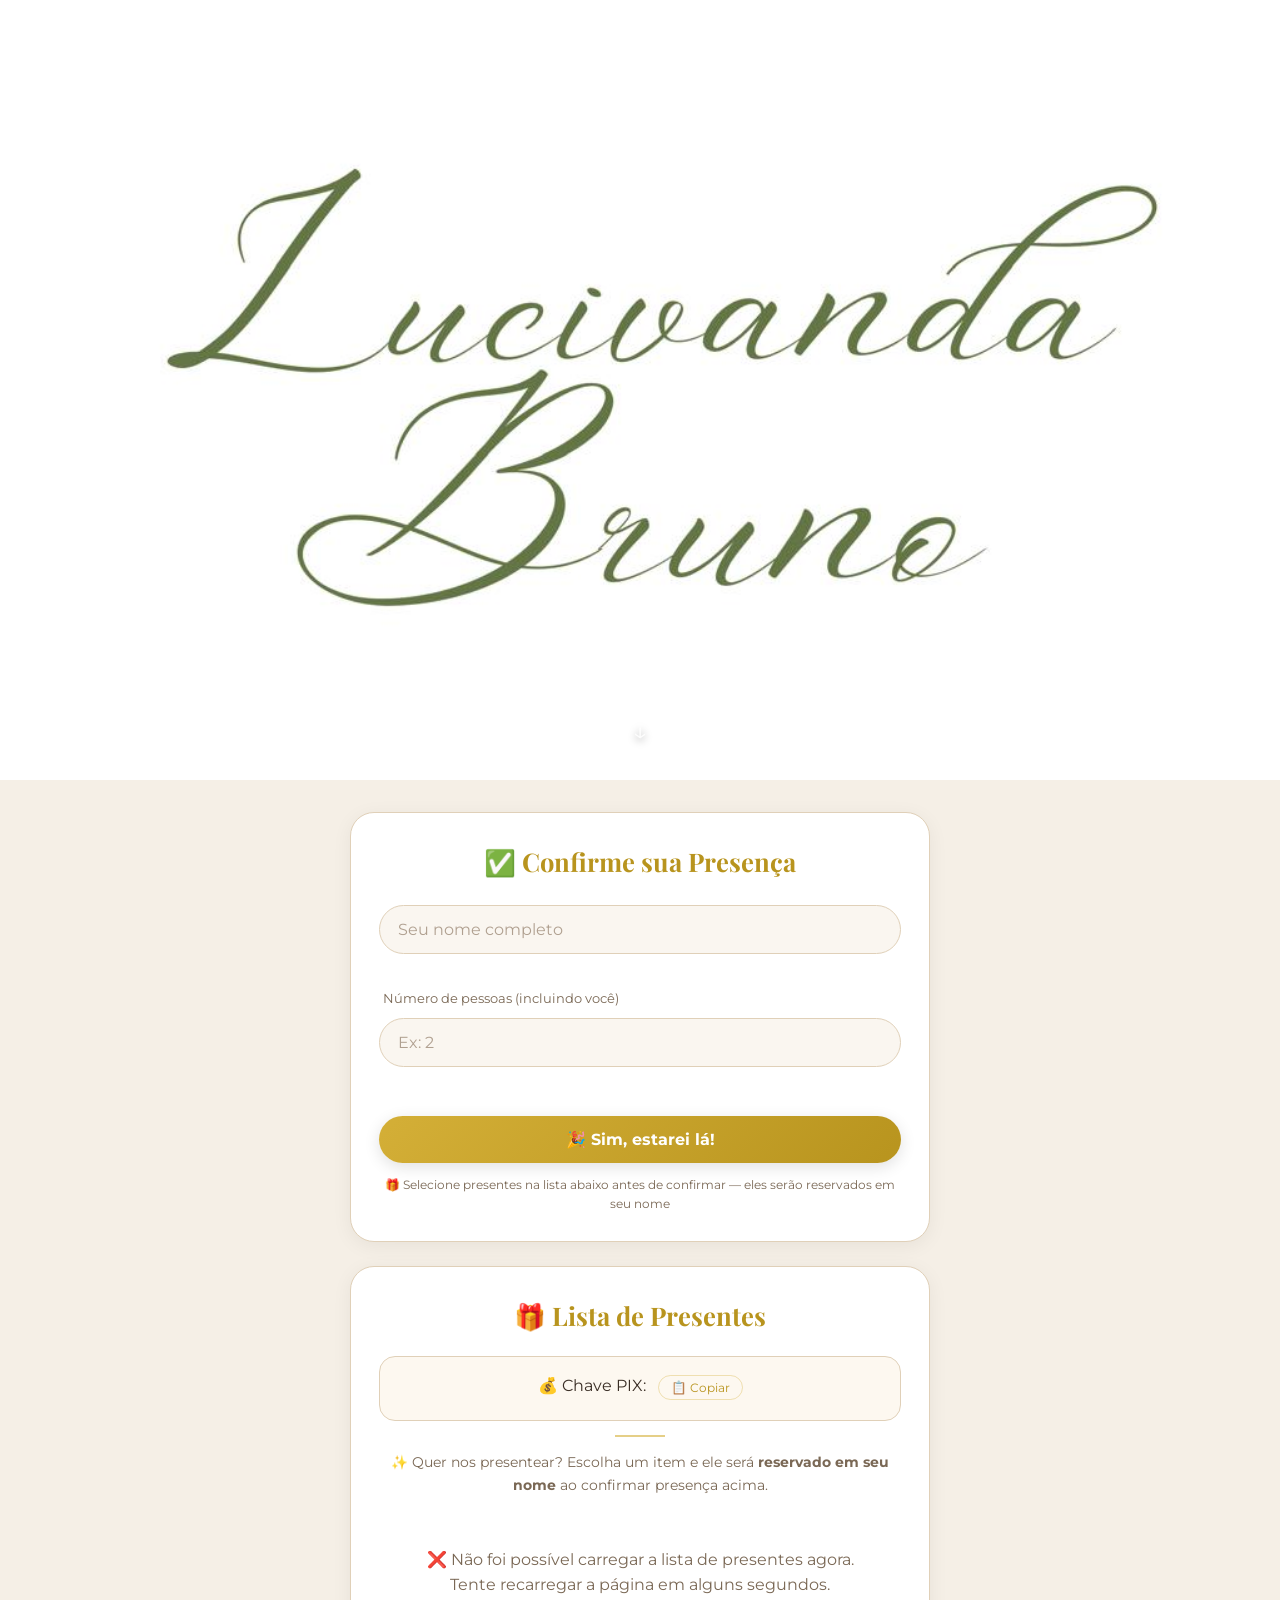
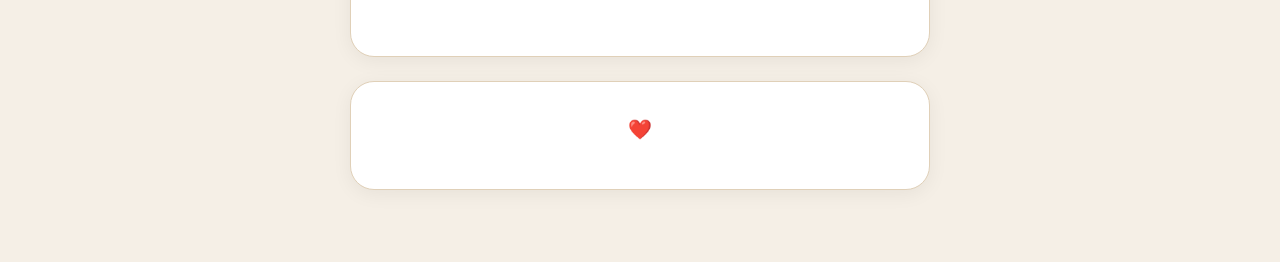
<file: index.html>
<!DOCTYPE html>
<html lang="pt-BR">
<head>
    <meta charset="UTF-8">
    <meta name="viewport" content="width=device-width, initial-scale=1.0">
    <meta http-equiv="Cache-Control" content="no-cache, no-store, must-revalidate">
    <meta http-equiv="Pragma" content="no-cache">
    <meta http-equiv="Expires" content="0">
    <title id="page-title">Lucivanda &amp; Bruno — Casamento 20 de Novembro de 2026</title>
    <!-- Open Graph / WhatsApp -->
    <meta property="og:type" content="website">
    <meta property="og:title" id="og-title" content="Lucivanda &amp; Bruno — Casamento 20 de Novembro de 2026">
    <meta property="og:description" id="og-description" content="Você é parte especial desse dia. Confirme sua presença!">
    <!--
      COMO ADICIONAR A FOTO PARA O WHATSAPP:
      Pegue o link direto da imagem (URL) e substitua a URL abaixo.
      A imagem deve ter idealmente 1200x630 pixels.
    -->
    <meta property="og:image" content="https://drive.google.com/thumbnail?id=1dd9kKaOI7-dxatV2gfJsO_T8LX59dUHM&sz=w1200-h630">
    <meta name="description" content="Convite de casamento — confirme sua presença e escolha um presente especial.">
    <link id="font-base" href="https://fonts.googleapis.com/css2?family=Playfair+Display:ital,wght@0,400;0,600;0,700;1,400&family=Montserrat:wght@300;400;500;600;700&family=Dancing+Script:wght@600;700&family=Great+Vibes&family=Cormorant+Garamond:ital,wght@0,400;0,700;1,400&family=Lora:ital,wght@0,400;0,600;1,400&family=Josefin+Sans:wght@300;400;600&display=swap" rel="stylesheet">
    <link rel="stylesheet" href="style.css?v=3">
    <style id="aparencia-style"></style>
</head>
<body>

    <!-- ============================================================
         HERO - Imagem responsiva
         Para trocar a foto: use o Painel Admin (Aparência).
         ============================================================ -->
    <section class="hero-section">
        <img id="hero-img" class="hero-image" src="foto-convite.png" alt="Casamento">
        <div class="hero-scroll-hint">
            <span>&#8595;</span>
        </div>
    </section>

    <!-- ============================================================
         CONTEÚDO PRINCIPAL
         ============================================================ -->
    <div class="container">

        <!-- ✅ RSVP — CONFIRMAÇÃO DE PRESENÇA -->
        <section class="card fade-in" id="section-rsvp">
            <h2>✅ Confirme sua Presença</h2>
            <form id="confirm-form" onsubmit="return false">
                <div class="input-wrap">
                    <input type="text" id="nome" placeholder="Seu nome completo" required autocomplete="name">
                    <span class="input-error" id="nome-error"></span>
                </div>
                <div class="input-wrap">
                    <label class="input-label">Número de pessoas (incluindo você)</label>
                    <input type="number" id="pessoas" placeholder="Ex: 2" min="1" max="20" required>
                    <span class="input-error" id="pessoas-error"></span>
                </div>
                <button type="button" id="confirm-btn" onclick="iniciarConfirmacao()">🎉 Sim, estarei lá!</button>
            </form>
            <p class="form-note">🎁 Selecione presentes na lista abaixo antes de confirmar — eles serão reservados em seu nome</p>
        </section>

        <!-- 🎁 LISTA DE PRESENTES -->
        <section class="card fade-in">
            <h2>🎁 Lista de Presentes</h2>
            <div class="pix-box">
                <p>💰 Chave PIX: <strong id="chavePix" class="cfg-hidden"></strong>
                    <button class="pix-copy-btn" id="pix-copy-btn" onclick="copiarPix()" title="Copiar chave PIX">📋 Copiar</button>
                </p>
                <p class="pix-name cfg-hidden" id="nomeTitularPix"></p>
            </div>
            <div class="divider-small"></div>
            <p class="gift-note">✨ Quer nos presentear? Escolha um item e ele será <strong>reservado em seu nome</strong> ao confirmar presença acima.</p>
            <div id="gift-list-container"><div class="loading">🔄 Carregando lista de presentes...</div></div>
        </section>

        <!-- RODAPÉ -->
        <section class="card final-card fade-in">
            <div class="final-divider">❤️</div>
            <p class="final-message cfg-hidden" id="assinaturaRodape"></p>
        </section>

    </div><!-- /.container -->


    <!-- ============================================================
         MODAL: Confirmar Presença
         ============================================================ -->
    <div id="modal-confirm" class="modal-overlay hidden" onclick="closeModalOutside(event,'modal-confirm')">
        <div class="modal-card">
            <div class="modal-header">
                <span class="modal-emoji">💍</span>
                <h3 class="modal-title">Confirmar Presença</h3>
            </div>
            <div class="modal-body" id="modal-confirm-body"></div>
            <div id="modal-error" class="modal-error-msg"></div>
            <div class="modal-footer">
                <button class="modal-btn modal-cancel" onclick="closeModal('modal-confirm')">Cancelar</button>
                <button class="modal-btn modal-ok" id="modal-ok-btn" onclick="doConfirmacao()">💍 Confirmar</button>
            </div>
        </div>
    </div>

    <!-- ============================================================
         MODAL: Sucesso
         ============================================================ -->
    <div id="modal-success" class="modal-overlay hidden" onclick="closeModalOutside(event,'modal-success')">
        <div class="modal-card modal-card-success">
            <div class="modal-confetti" id="modal-confetti-container"></div>
            <div class="modal-header modal-header-success">
                <span class="modal-emoji">🎉</span>
                <h3 class="modal-title" id="modal-success-title">Presença Confirmada!</h3>
            </div>
            <div class="modal-body" id="modal-success-body"></div>
            <div class="modal-footer">
                <button class="modal-btn modal-ok" onclick="closeModal('modal-success')">💛 Fechar</button>
            </div>
        </div>
    </div>

    <!-- ============================================================
         MODAL: Lembrete de Presentes
         ============================================================ -->
    <div id="modal-lembrete" class="modal-overlay hidden" onclick="closeModalOutside(event,'modal-lembrete')">
        <div class="modal-card">
            <div class="modal-header">
                <span class="modal-emoji">🎁</span>
                <h3 class="modal-title">Quer marcar um presente?</h3>
            </div>
            <div class="modal-body">
                <p>Você ainda não selecionou nenhum item da lista de presentes.</p>
                <p style="margin-top:12px; font-size:0.85rem; color:#777;">Não é obrigatório, mas se quiser presentear o casal, role para baixo e escolha um item antes de confirmar.</p>
            </div>
            <div class="modal-footer">
                <button class="modal-btn modal-cancel" onclick="irParaPresentes()">🎁 Ver lista</button>
                <button class="modal-btn modal-ok" onclick="prosseguirSemPresentes()">✅ Confirmar assim mesmo</button>
            </div>
        </div>
    </div>

    <script src="script.js?v=3"></script>
</body>
</html>
</file>
<file: style.css>
/* ============================================
   VARIÁVEIS — TEMA
   As variáveis de paleta (--accent, --bg-1 etc.) são sobrescritas
   dinamicamente pelo script.js conforme configuração do admin.
   As variáveis de layout/cor base ficam aqui e NÃO são sobrescritas.
============================================ */
:root {
    /* Paleta accent (sobrescrita pelo JS via #aparencia-style) */
    --accent:        #d4af37;
    --accent-dark:   #b8941e;
    --accent-light:  #f5d76e;
    --card-border:   rgba(212,175,55,0.35);
    --card-border-h: rgba(212,175,55,0.6);

    /* Paleta de layout — FIXA (tema bege claro) */
    --bg-page:       #f5efe6;      /* bege claro — fundo geral */
    --bg-card:       #ffffff;      /* branco — cards */
    --text-main:     #3a2e25;      /* marrom escuro — texto principal */
    --text-muted:    #7a6855;      /* marrom médio — texto secundário */
    --border-soft:   #e0d0b8;      /* bege dourado suave — bordas */

    /* Paleta lista de presentes */
    --green-dark:    #2d5016;
    --green-mid:     #3d6b20;
    --cream:         #faf6ec;

    /* Tipografia */
    --font-title:    'Playfair Display', serif;
    --font-body:     'Montserrat', sans-serif;
}

/* ============================================
   RESET
============================================ */
* { margin: 0; padding: 0; box-sizing: border-box; }

/* ============================================
   BODY — fundo bege claro
============================================ */
body {
    font-family: var(--font-body);
    background-color: var(--bg-page);
    color: var(--text-main);
    min-height: 100vh;
    line-height: 1.6;
    opacity: 0; /* Previne FOUC — o JS define opacity:1 */
    transition: opacity 0.5s ease;
}

/* ============================================
   HERO — Imagem Responsiva
============================================ */
.hero-section {
    width: 100%;
    position: relative;
    overflow: hidden;
    display: flex;
    justify-content: center;
    background-color: transparent;
}

.hero-image {
    width: 100%;
    height: auto;
    max-height: 100vh;
    object-fit: contain;
    display: block;
    margin: 0 auto;
}

/* Indicador de scroll — seta animada no rodapé do hero */
.hero-scroll-hint {
    position: absolute;
    bottom: 28px;
    left: 50%;
    transform: translateX(-50%);
    display: flex;
    flex-direction: column;
    align-items: center;
    color: rgba(255, 255, 255, 0.85);
    font-size: 1.6rem;
    animation: bounce-down 2s ease-in-out infinite;
    text-shadow: 0 2px 8px rgba(0,0,0,0.4);
    user-select: none;
}

@keyframes bounce-down {
    0%, 100% { transform: translateX(-50%) translateY(0); opacity: 0.8; }
    50%       { transform: translateX(-50%) translateY(8px); opacity: 1; }
}

/* ============================================
   CONTAINER — área de conteúdo abaixo do hero
============================================ */
.container {
    max-width: 620px;
    margin: 0 auto;
    padding: 32px 20px 48px;
}

/* ============================================
   CARDS
============================================ */
.card {
    background: var(--bg-card);
    border: 1px solid var(--border-soft);
    border-radius: 24px;
    padding: 28px;
    margin-bottom: 24px;
    box-shadow: 0 4px 20px rgba(0,0,0,0.06);
    transition: all 0.3s ease;
}
.card:hover {
    transform: translateY(-2px);
    box-shadow: 0 8px 28px rgba(0,0,0,0.10);
    border-color: var(--card-border-h);
}
.card h2 {
    font-family: var(--font-title);
    color: var(--accent-dark, #b8941e);
    font-size: 1.6rem;
    margin-bottom: 20px;
    text-align: center;
    transition: color 0.4s ease;
}

/* ============================================
   PIX
============================================ */
.pix-box {
    text-align: center;
    background: #fdf8f0;
    border: 1px solid var(--border-soft);
    padding: 16px;
    border-radius: 16px;
    margin-bottom: 14px;
    color: var(--text-main);
}
.pix-box strong { color: var(--accent-dark, #b8941e); }
.pix-name { font-size: .9rem; color: var(--text-muted); margin-top: 4px; }
.divider-small { width: 50px; height: 2px; background: var(--accent); margin: 14px auto; opacity: 0.6; }
.gift-note { text-align: center; font-size: .85rem; color: var(--text-muted); margin-bottom: 20px; line-height: 1.7; }

/* ============================================
   PIX COPY BUTTON
============================================ */
.pix-copy-btn {
    background: transparent;
    border: 1px solid var(--card-border);
    color: var(--accent-dark, #b8941e);
    border-radius: 20px;
    padding: 4px 12px;
    font-size: 0.78rem;
    cursor: pointer;
    margin-left: 8px;
    transition: all 0.2s ease;
    font-family: var(--font-body);
    vertical-align: middle;
}
.pix-copy-btn:hover { background: #fdf3dc; border-color: var(--accent); }
.pix-copy-btn.copied { color: #4caf50; border-color: #4caf50; }

/* ============================================
   LISTA DE PRESENTES
============================================ */
.gift-list-section {
    background: var(--cream);
    border-radius: 18px;
    padding: 14px;
    margin-top: 4px;
}

.gift-cat-card {
    background: #fffdf7;
    border-radius: 14px;
    margin-bottom: 12px;
    overflow: hidden;
    border: 1.5px solid #c5d8a8;
    box-shadow: 0 2px 10px rgba(45,80,22,0.08);
}
.gift-cat-card:last-child { margin-bottom: 0; }

.gift-cat-header {
    background: linear-gradient(135deg, var(--green-dark), var(--green-mid));
    padding: 13px 18px;
    display: flex;
    align-items: center;
    gap: 12px;
}
.cat-emoji-wrap {
    width: 40px; height: 40px;
    background: rgba(255,255,255,0.18);
    border-radius: 50%;
    display: flex; align-items: center; justify-content: center;
    font-size: 1.3rem; flex-shrink: 0;
}
.cat-name-text {
    color: #fff;
    font-family: var(--font-body);
    font-weight: 700;
    font-size: .92rem;
    letter-spacing: 2px;
    text-transform: uppercase;
}

.gift-items-grid { padding: 12px; display: grid; grid-template-columns: 1fr 1fr; gap: 4px; }

.gift-item-cell {
    display: flex; align-items: center; gap: 8px;
    padding: 9px 10px;
    border-radius: 10px; cursor: pointer;
    border: 1.5px solid transparent;
    transition: all 0.18s ease; position: relative;
}
.gift-item-cell:hover { background: rgba(45,80,22,0.07); border-color: rgba(45,80,22,0.18); }
.gift-item-cell.selected { background: rgba(45,80,22,0.18); border-color: var(--green-mid); border-width: 2px; }
.gift-item-cell.selected .item-label { font-weight: 700; color: var(--green-dark); }
.gift-item-cell.selected .item-check::after { content: "✓"; color: var(--green-mid); font-weight: 900; }
.gift-item-cell.selected::before {
    content: '✓ Selecionado';
    position: absolute; bottom: 4px; right: 6px;
    font-size: 0.6rem; font-weight: 700;
    color: var(--green-mid); letter-spacing: 0.5px;
    text-transform: uppercase; opacity: 0.85;
}

.item-icon { font-size: 1.25rem; width: 26px; text-align: center; flex-shrink: 0; }

.item-photo {
    width: 44px !important; height: 44px !important; min-width: 44px !important;
    border-radius: 8px; object-fit: cover; flex-shrink: 0;
    box-shadow: 0 2px 6px rgba(0,0,0,0.12);
    border: 1px solid rgba(0,0,0,0.05); display: block !important;
}
.gift-item-cell.has-photo {
    padding: 6px 10px; gap: 12px;
    display: flex !important; align-items: center !important; flex-direction: row !important;
}
.item-label { color: #2d4a22; font-size: .82rem; font-weight: 500; line-height: 1.3; }
.item-check {
    position: absolute; right: 8px; top: 50%; transform: translateY(-50%);
    width: 16px; height: 16px; border: 2px solid var(--green-mid);
    border-radius: 4px; display: flex; align-items: center; justify-content: center;
    font-size: 10px; color: var(--green-mid); font-weight: 900; background: #fff;
}

.gift-signature { text-align: center; padding: 16px 0 8px; border-top: 1px solid #d4c9a8; margin-top: 12px; }
.gift-signature .sig-line { width: 40px; height: 1px; background: #8b7355; margin: 0 auto 6px; }
.gift-signature .sig-heart { color: #8b7355; font-size: .85rem; margin-bottom: 6px; }
.gift-signature .sig-text { font-family: 'Dancing Script', cursive; font-size: 1.3rem; color: #3a5a20; font-weight: 700; }

/* Presentes — item com FOTO (coluna) */
.gift-item-cell.has-photo {
    flex-direction: column;
    align-items: flex-start;
    gap: 6px; padding: 10px;
}
.item-photo { width: 100%; height: 80px; object-fit: cover; border-radius: 8px; display: block; margin-bottom: 4px; }
.gift-item-cell.has-photo .item-label { font-size: 0.78rem; }
.gift-item-cell.has-photo .item-check { top: 8px; right: 8px; transform: none; }

/* Presentes — RESERVADO */
.gift-item-cell.reservado {
    opacity: 0.45; cursor: not-allowed; pointer-events: none; position: relative;
}
.gift-item-cell.reservado .item-label { text-decoration: line-through; color: #888; }
.gift-item-cell.reservado::after {
    content: 'Reservado';
    position: absolute; top: 50%; left: 50%;
    transform: translate(-50%, -50%);
    background: rgba(0,0,0,0.55); color: #fff;
    font-size: 0.65rem; font-weight: 700; letter-spacing: 1px;
    text-transform: uppercase; padding: 3px 8px; border-radius: 6px;
    pointer-events: none; white-space: nowrap;
}

.gift-loading, .gift-empty, .gift-error { text-align: center; padding: 30px; color: var(--text-muted); font-size: .9rem; }
.gift-error { color: #c0392b; }
.gift-error button {
    background: var(--accent); border: none; padding: 8px 18px;
    border-radius: 20px; cursor: pointer; margin-top: 10px; font-weight: 600;
}

/* ============================================
   FORMULÁRIO RSVP
============================================ */
.input-wrap { margin: 10px 0; }
.input-label {
    display: block; font-size: 0.8rem;
    color: var(--text-muted); margin-bottom: 4px; padding-left: 4px;
}
.input-error {
    display: block; color: #c0392b;
    font-size: 0.78rem; min-height: 18px; padding-left: 6px; margin-top: 3px;
}

#confirm-form input {
    width: 100%; padding: 14px 18px; margin: 4px 0;
    background: #faf6f0;
    border: 1.5px solid var(--border-soft);
    border-radius: 40px;
    color: var(--text-main);
    font-size: 1rem;
    transition: all 0.2s;
    font-family: var(--font-body);
}
#confirm-form input:focus {
    outline: none;
    border-color: var(--accent);
    background: #fff;
    box-shadow: 0 0 0 3px rgba(212,175,55,0.15);
}
#confirm-form input::placeholder { color: #b0a090; }

#confirm-btn {
    width: 100%; padding: 14px; margin-top: 14px;
    background: linear-gradient(135deg, var(--accent), var(--accent-dark));
    border: none; border-radius: 40px;
    color: #fff;
    font-size: 1rem; font-weight: bold; cursor: pointer;
    transition: all 0.3s ease; font-family: var(--font-body);
    box-shadow: 0 4px 16px rgba(0,0,0,0.12);
}
#confirm-btn:hover { transform: scale(1.02); box-shadow: 0 6px 24px rgba(0,0,0,0.18); }
#confirm-btn:disabled { opacity: .6; transform: none; cursor: not-allowed; }
.form-note { text-align: center; font-size: .75rem; color: var(--text-muted); margin-top: 12px; }

/* ============================================
   RODAPÉ / ASSINATURA
============================================ */
.final-card { text-align: center; padding: 32px 28px; }
.final-divider { font-size: 1.2rem; margin-bottom: 12px; }
.final-message {
    font-family: 'Dancing Script', cursive;
    font-size: 1.5rem;
    color: var(--accent-dark, #b8941e);
    font-weight: 700;
    line-height: 1.5;
}

/* ============================================
   ANIMAÇÕES FADE-IN (ao rolar a página)
============================================ */
.fade-in { opacity: 0; transform: translateY(30px); transition: opacity 0.8s ease, transform 0.8s ease; }
.fade-in.show { opacity: 1; transform: translateY(0); }
.hidden { display: none !important; }
.loading { text-align: center; padding: 30px; color: var(--text-muted); }

/* ============================================
   CFG-HIDDEN — previne flash de layout antes do JS carregar
============================================ */
.cfg-hidden { opacity: 0; transition: opacity 0.5s ease; }
.cfg-hidden.cfg-loaded { opacity: 1; }

/* ============================================
   MODAIS
============================================ */
.modal-overlay {
    position: fixed; top: 0; left: 0; width: 100%; height: 100%;
    background: rgba(0,0,0,0.55);
    backdrop-filter: blur(5px);
    z-index: 9999;
    display: flex; align-items: center; justify-content: center;
    opacity: 0; visibility: hidden; transition: all 0.3s ease;
}
.modal-overlay:not(.hidden) { opacity: 1; visibility: visible; }
.modal-card {
    background: var(--cream, #fffdf7);
    border-radius: 24px;
    width: 90%; max-width: 420px;
    padding: 32px 24px;
    text-align: center;
    box-shadow: 0 15px 40px rgba(0,0,0,0.2);
    transform: translateY(20px);
    transition: all 0.3s ease;
    color: #333;
}
.modal-overlay:not(.hidden) .modal-card { transform: translateY(0); }
.modal-header { margin-bottom: 20px; }
.modal-emoji { font-size: 3rem; margin-bottom: 12px; display: block; line-height: 1; }
.modal-title { font-family: var(--font-title); font-size: 1.6rem; color: var(--green-dark); }
.modal-body { font-size: 0.95rem; margin-bottom: 24px; color: #444; line-height: 1.6; }
.modal-body ul {
    text-align: left; background: rgba(45,80,22,0.06);
    border-radius: 12px; padding: 16px 16px 16px 36px; margin-top: 14px;
}
.modal-body li { margin-bottom: 8px; color: var(--green-mid); font-weight: 600; }
.modal-body li:last-child { margin-bottom: 0; }
.modal-footer { display: flex; gap: 12px; justify-content: center; }
.modal-btn {
    padding: 12px 20px; border-radius: 30px;
    font-weight: 600; font-size: 0.95rem;
    cursor: pointer; border: none;
    transition: all 0.2s; font-family: var(--font-body);
}
.modal-cancel { background: transparent; color: #666; border: 2px solid #ccc; }
.modal-cancel:hover { background: #f0f0f0; border-color: #aaa; }
.modal-ok { background: linear-gradient(135deg, var(--green-dark), var(--green-mid)); color: white; flex: 1; }
.modal-ok:hover { transform: scale(1.02); box-shadow: 0 5px 15px rgba(45,80,22,0.25); }
.modal-ok:disabled { opacity: 0.6; cursor: not-allowed; transform: none; }
.modal-error-msg { color: #c0392b; font-size: 0.85rem; margin-bottom: 16px; font-weight: 500; }
.modal-card-success { background: #fff; border: 2px solid var(--accent); position: relative; overflow: hidden; }
.modal-header-success .modal-title { color: var(--accent-dark, #b8941e); font-size: 1.8rem; }
.modal-confetti { position: absolute; top: 0; left: 0; width: 100%; height: 100%; pointer-events: none; overflow: hidden; z-index: -1; }
.confetti-piece { position: absolute; width: 8px; height: 16px; background: #ffd700; opacity: 0; }

/* ============================================
   MONOGRAMA (mantido para compatibilidade com o admin)
============================================ */
.monogram-wrap { display: none; }
.monogram-frame {
    display: inline-flex; align-items: center; justify-content: center;
    width: 130px; height: 130px; position: relative; transition: all 0.4s ease;
}
.monogram-circle {
    border-radius: 50%; border: 2px solid var(--accent);
    box-shadow: 0 0 0 5px rgba(0,0,0,0.15), 0 0 0 7px var(--accent);
    background: rgba(0,0,0,0.15); backdrop-filter: blur(4px);
}
.monogram-diamond {
    transform: rotate(45deg); border: 2px solid var(--accent);
    box-shadow: 0 0 0 5px rgba(0,0,0,0.15), 0 0 0 7px var(--accent);
    background: rgba(0,0,0,0.15); backdrop-filter: blur(4px);
    width: 110px; height: 110px;
}
.monogram-diamond .monogram-initials { transform: rotate(-45deg); }
.monogram-bare { width: auto; height: auto; }
.monogram-initials {
    font-family: var(--font-title); font-size: 2rem; color: var(--accent);
    letter-spacing: 2px; font-style: italic; display: block; line-height: 1;
}
.monogram-image { display: inline-flex; align-items: center; justify-content: center; }
.monogram-image img { max-width: 140px; max-height: 140px; object-fit: cover; box-shadow: 0 5px 20px rgba(0,0,0,0.3); }
.monogram-circle.monogram-image img { border-radius: 50%; width: 140px; height: 140px; }
.monogram-bare.monogram-image img { box-shadow: none; border-radius: 12px; }
.monogram-bare.monogram-image::before, .monogram-bare.monogram-image::after { display: none; }

/* ============================================
   RESPONSIVO
============================================ */
@media (max-width: 550px) {
    .container { padding: 20px 14px 40px; }
    .card { padding: 20px; }
    .card h2 { font-size: 1.3rem; }
    .gift-items-grid { grid-template-columns: 1fr; }
    .modal-title { font-size: 1.3rem; }
}
@media (max-width: 420px) {
    .item-check { display: none; }
}
</file>
